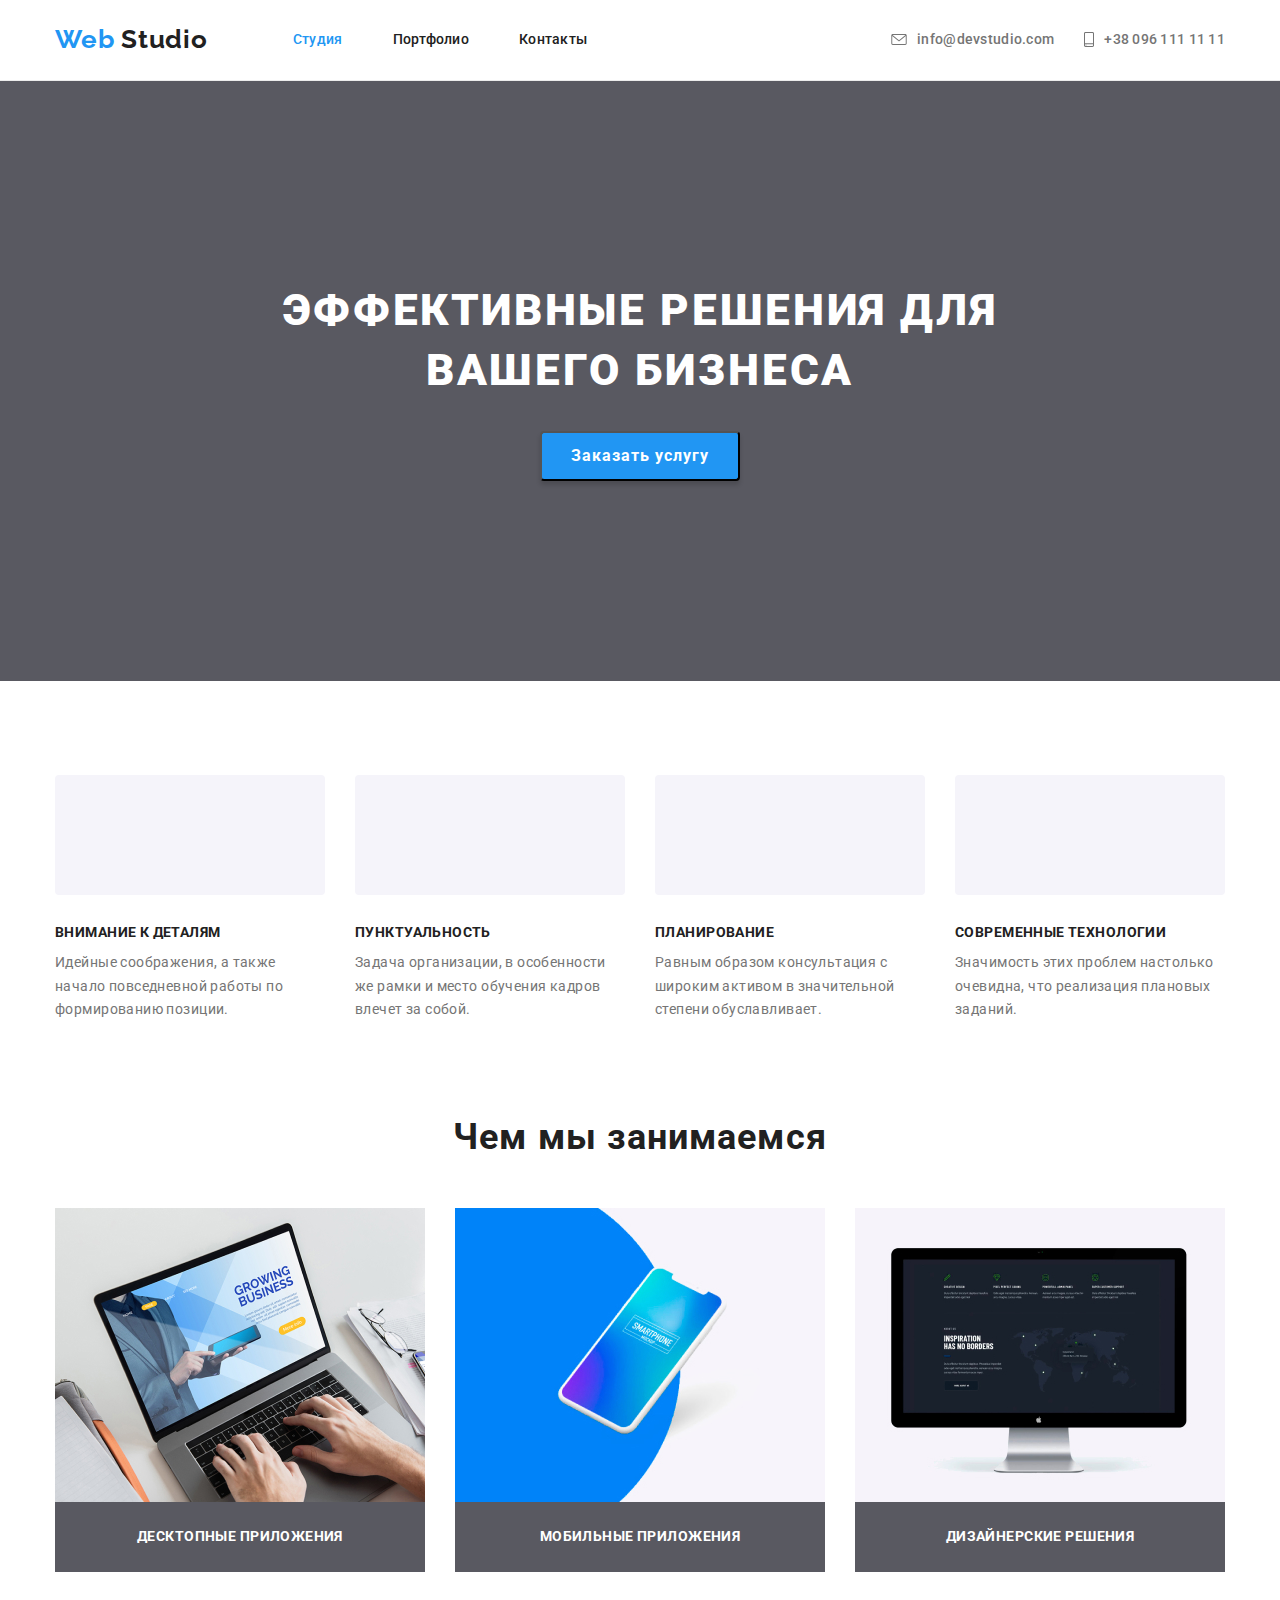
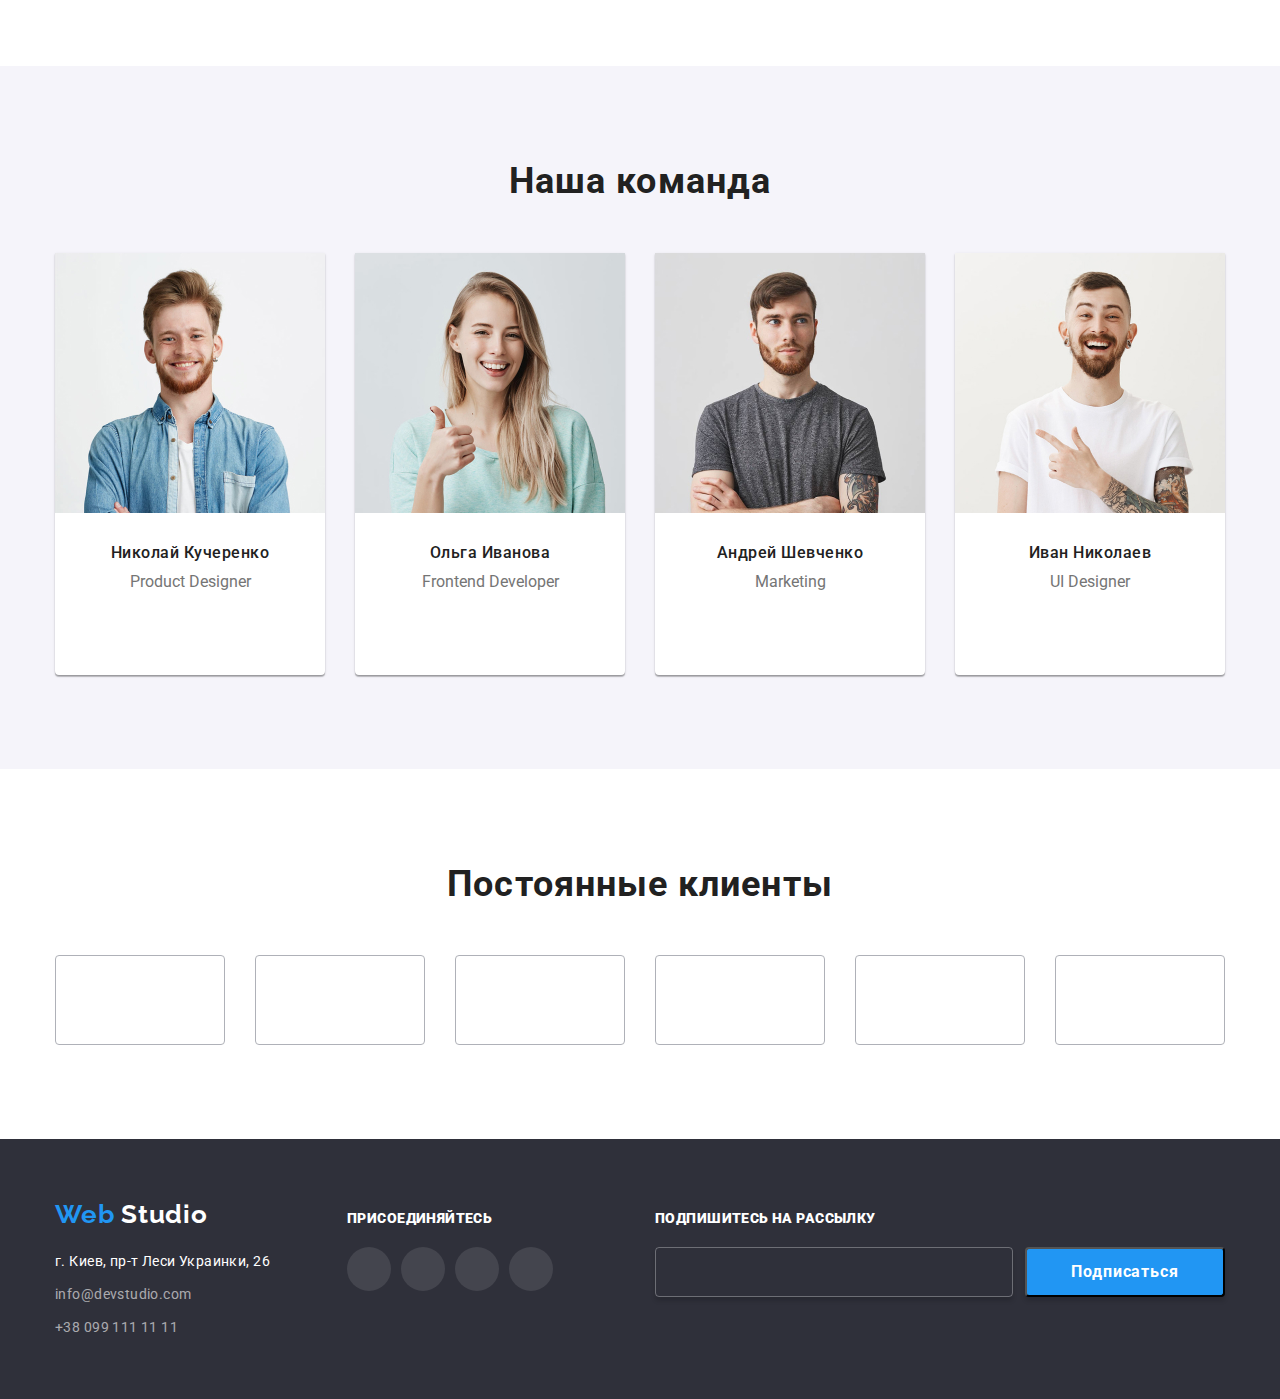
<file: index.html>
<!DOCTYPE html>
<html lang="ru">
  <head>
    <meta charset="UTF-8" />
    <meta name="viewport" content="width=device-width, initial-scale=1.0" />
    <title>Web Studio</title>
    <link
      href="https://fonts.googleapis.com/css2?family=Raleway:wght@700&family=Roboto:wght@400;500;700;900&display=swap"
      rel="stylesheet"
    />
    <link rel="stylesheet" href="./css/styles.css" />
    <link rel="stylesheet" href="./css/normalize.css" />
  </head>
  <body>
    <!--Шапка сайта-->
    <header class="header">
      <div class="container">
        <nav class="navigation">
          <a class="logo link" href="./index.html">
            <span lang="en"
              ><span class="logo-accent">Web</span> Studio</span
            ></a
          >
          <ul class="nav-list list">
            <li class="nav-list-item">
              <a class="nav-list-link link chosen" href="./index.html"
                >Студия</a
              >
            </li>
            <li class="nav-list-item">
              <a class="nav-list-link link" href="./portfolio.html"
                >Портфолио</a
              >
            </li>
            <li class="nav-list-item">
              <a class="nav-list-link link" href="./contacts.html">Контакты</a>
            </li>
          </ul>
        </nav>
        <address class="header-adress">
          <ul class="header-adress-list list">
            <li class="header-adress-list-item">
              <a
                class="header-adress-list-item-link link"
                href="mailto:info@devstudio.com"
              >
                <!--временно вставила иконку как img-->
                <img
                  class="header-adress-icon"
                  src="./images/header-icons/envelope.svg"
                  width="16"
                  height="11"
                  lang="en"
                  alt="иконка письма"
                />
                info@devstudio.com</a
              >
            </li>
            <li class="header-adress-list-item">
              <a
                class="header-adress-list-item-link link"
                href="tel:+380961111111"
              >
                <!--временно вставила иконку как img-->
                <img
                  class="header-adress-icon"
                  src="./images/header-icons/smartphone.svg"
                  width="10"
                  height="15"
                  alt="иконка телефона"
                />
                +38 096 111 11 11</a
              >
            </li>
          </ul>
        </address>
      </div>
    </header>

    <main>
      <!--HERO секция-->
      <section class="hero">
        <div class="container">
          <h1 class="hero-title">
            Эффективные решения для вашего бизнеса
          </h1>
          <button class="modal-btn" type="button">Заказать услугу</button>
        </div>
      </section>
      <!--Секция характерных черт-->
      <section class="features">
        <div class="container">
          <h2 class="title" hidden>Характерные черты</h2>
          <ul class="features-list list">
            <li class="features-list-item">
              <div class="pics"></div>
              <h3 class="subtitle">Внимание к деталям</h3>
              <p class="description">
                Идейные соображения, а также начало повседневной работы по
                формированию позиции.
              </p>
            </li>
            <li class="features-list-item">
              <div class="pics"></div>
              <h3 class="subtitle">Пунктуальность</h3>
              <p class="description">
                Задача организации, в особенности же рамки и место обучения
                кадров влечет за собой.
              </p>
            </li>
            <li class="features-list-item">
              <div class="pics"></div>
              <h3 class="subtitle">Планирование</h3>
              <p class="description">
                Равным образом консультация с широким активом в значительной
                степени обуславливает.
              </p>
            </li>
            <li class="features-list-item">
              <div class="pics"></div>
              <h3 class="subtitle">Современные технологии</h3>
              <p class="description">
                Значимость этих проблем настолько очевидна, что реализация
                плановых заданий.
              </p>
            </li>
          </ul>
        </div>
      </section>
      <!--Секция специализации-->
      <section class="specialization">
        <div class="container">
          <h2 class="title">Чем мы занимаемся</h2>
          <ul class="specialization-list list">
            <li class="specialization-list-item">
              <!--Переход на портфолио "Десктопные приложения"-->
              <a
                class="specialization-list-item-link link"
                href=""
                aria-label="ссылка на портфолио десктопных приложений"
              >
                <img
                  src="./images/specialization/desktop-applications.jpg"
                  alt=""
                  width="370"
                  height="294"
                />
                <p class="subtitle">Десктопные приложения</p>
              </a>
            </li>
            <li class="specialization-list-item">
              <!--Переход на портфолио "Мобильные приложения"-->
              <a
                class="specialization-list-item-link link"
                href=""
                aria-label="ссылка на портфолио мобильных приложений"
              >
                <img
                  src="./images/specialization/mobile-applications.jpg"
                  alt=""
                  width="370"
                  height="294"
                />
                <p class="subtitle">Мобильные приложения</p>
              </a>
            </li>
            <li class="specialization-list-item">
              <!--Переход на портфолио "Дизайн"-->
              <a
                class="specialization-list-item-link link"
                href=""
                aria-label="ссылка на портфолио дизайна"
              >
                <img
                  src="./images/specialization/design-solutions.jpg"
                  alt=""
                  width="370"
                  height="294"
                />
                <p class="subtitle">Дизайнерские решения</p>
              </a>
            </li>
          </ul>
        </div>
      </section>
      <!--Секция команды-->
      <section class="team">
        <div class="container">
          <h2 class="title">Наша команда</h2>
          <ul class="team-list list">
            <li class="team-list-item">
              <img
                class="team-list-item-photo"
                src="./images/team/product-designer.jpg"
                alt="фотография продакт дизайнера"
                width="270"
                height="260"
              />
              <h3 class="subtitle">Николай Кучеренко</h3>
              <p class="description" lang="en">Product Designer</p>
              <!--Блок социальных ссылок-->
              <ul class="team-list-item-social-list list">
                <li class="team-list-item-social-list-item">
                  <a
                    class="team-list-item-social-list-link link"
                    href=""
                    aria-label="ссылка на инстагам"
                    ><div class="social-list-link-block"></div>
                  </a>
                </li>
                <li class="team-list-item-social-list-item">
                  <a
                    class="team-list-item-social-list-link link"
                    href=""
                    aria-label="ссылка на твиттер"
                  >
                    <div class="social-list-link-block"></div
                  ></a>
                </li>
                <li class="team-list-item-social-list-item">
                  <a
                    class="team-list-item-social-list-link link"
                    href=""
                    aria-label="ссылка на фейсбук"
                    ><div class="social-list-link-block"></div
                  ></a>
                </li>
                <li class="team-list-item-social-list-item">
                  <a
                    class="team-list-item-social-list-link link"
                    href=""
                    aria-label="ссылка на линкт-ин"
                    ><div class="social-list-link-block"></div
                  ></a>
                </li>
              </ul>
            </li>
            <li class="team-list-item">
              <img
                class="team-list-item-photo"
                src="./images/team/frontend-developer.jpg"
                alt="фотография фронтэнд разработчика"
                width="270"
                height="260"
              />
              <h3 class="subtitle">Ольга Иванова</h3>
              <p class="description" lang="en">Frontend Developer</p>
              <!--Блок социальных ссылок-->
              <ul class="team-list-item-social-list list">
                <li class="team-list-item-social-list-item">
                  <a
                    class="team-list-item-social-list-link link"
                    href=""
                    aria-label="ссылка на инстагам"
                  >
                    <div class="social-list-link-block"></div>
                  </a>
                </li>
                <li class="team-list-item-social-list-item">
                  <a
                    class="team-list-item-social-list-link link"
                    href=""
                    aria-label="ссылка на твиттер"
                  >
                    <div class="social-list-link-block"></div>
                  </a>
                </li>
                <li class="team-list-item-social-list-item">
                  <a
                    class="team-list-item-social-list-link link"
                    href=""
                    aria-label="ссылка на фейсбук"
                  >
                    <div class="social-list-link-block"></div>
                  </a>
                </li>
                <li class="team-list-item-social-list-item">
                  <a
                    class="team-list-item-social-list-link link"
                    href=""
                    aria-label="ссылка на линкт-ин"
                  >
                    <div class="social-list-link-block"></div>
                  </a>
                </li>
              </ul>
            </li>
            <li class="team-list-item">
              <img
                class="team-list-item-photo"
                src="./images/team/marketing.jpg"
                alt="фотография маркетинг менеджера"
                width="270"
                height="260"
              />
              <h3 class="subtitle">Андрей Шевченко</h3>
              <p class="description" lang="en">Marketing</p>
              <!--Блок социальных ссылок-->
              <ul class="team-list-item-social-list list">
                <li class="team-list-item-social-list-item">
                  <a
                    class="team-list-item-social-list-link link"
                    href=""
                    aria-label="ссылка на инстагам"
                  >
                    <div class="social-list-link-block"></div>
                  </a>
                </li>
                <li class="team-list-item-social-list-item">
                  <a
                    class="team-list-item-social-list-link link"
                    href=""
                    aria-label="ссылка на твиттер"
                  >
                    <div class="social-list-link-block"></div>
                  </a>
                </li>
                <li class="team-list-item-social-list-item">
                  <a
                    class="team-list-item-social-list-link link"
                    href=""
                    aria-label="ссылка на фейсбук"
                  >
                    <div class="social-list-link-block"></div>
                  </a>
                </li>
                <li class="team-list-item-social-list-item">
                  <a
                    class="team-list-item-social-list-link link"
                    href=""
                    aria-label="ссылка на линкт-ин"
                  >
                    <div class="social-list-link-block"></div>
                  </a>
                </li>
              </ul>
            </li>
            <li class="team-list-item">
              <img
                class="team-list-item-photo"
                src="./images/team/UI-designer.jpg"
                alt="фотография ю-ай дизайнера"
                width="270"
                height="260"
              />
              <h3 class="subtitle">Иван Николаев</h3>
              <p class="description" lang="en">UI Designer</p>
              <!--Блок социальных ссылок-->
              <ul class="team-list-item-social-list list">
                <li class="team-list-item-social-list-item">
                  <a
                    class="team-list-item-social-list-link link"
                    href=""
                    aria-label="ссылка на инстагам"
                  >
                    <div class="social-list-link-block"></div>
                  </a>
                </li>
                <li class="team-list-item-social-list-item">
                  <a
                    class="team-list-item-social-list-link link"
                    href=""
                    aria-label="ссылка на твиттер"
                  >
                    <div class="social-list-link-block"></div>
                  </a>
                </li>
                <li class="team-list-item-social-list-item">
                  <a
                    class="team-list-item-social-list-link link"
                    href=""
                    aria-label="ссылка на фейсбук"
                  >
                    <div class="social-list-link-block"></div>
                  </a>
                </li>
                <li class="team-list-item-social-list-item">
                  <a
                    class="team-list-item-social-list-link link"
                    href=""
                    aria-label="ссылка на линкт-ин"
                  >
                    <div class="social-list-link-block"></div>
                  </a>
                </li>
              </ul>
            </li>
          </ul>
        </div>
      </section>
      <!--Секция постоянных клиентов-->
      <section class="customers">
        <div class="container">
          <h2 class="title">Постоянные клиенты</h2>
          <ul class="customers-list list">
            <!--лого вставляем же при помощи css?-->
            <li class="customers-list-item">
              <a
                class="customers-list-item-link link"
                href=""
                target="_blank"
                aria-label="переход на сайт компании я энд ко"
                ><div class="customers-list-item-link-block"></div>
              </a>
            </li>
            <li class="customers-list-item">
              <a
                class="customers-list-item-link link"
                href=""
                target="_blank"
                aria-label="переход на сайт тэглайн хиэ кампани"
                ><div class="customers-list-item-link-block"></div
              ></a>
            </li>
            <li class="customers-list-item">
              <a
                class="customers-list-item-link link"
                href=""
                target="_blank"
                aria-label="переход на сайт кампани"
                ><div class="customers-list-item-link-block"></div
              ></a>
            </li>
            <li class="customers-list-item">
              <a
                class="customers-list-item-link link"
                href=""
                target="_blank"
                aria-label="переход на сайт компании фостер питерс"
                ><div class="customers-list-item-link-block"></div
              ></a>
            </li>
            <li class="customers-list-item">
              <a
                class="customers-list-item-link link"
                href=""
                target="_blank"
                aria-label="переход на сайт компании брэнд"
                ><div class="customers-list-item-link-block"></div
              ></a>
            </li>
            <li class="customers-list-item">
              <a
                class="customers-list-item-link link"
                href=""
                target="_blank"
                aria-label="переход на сайт тэг лайн кампани"
                ><div class="customers-list-item-link-block"></div
              ></a>
            </li>
          </ul>
        </div>
      </section>
    </main>
    <!--Подвал сайта-->
    <footer class="footer">
      <div class="container">
        <div class="footer-contact">
          <p class="footer-contact-logo">
            <a class="logo link" href="./index.html">
              <span lang="en"
                ><span class="logo-accent"> Web </span> Studio</span
              ></a
            >
          </p>
          <address class="footer-contact-adress">
            <ul class="footer-contact-adress-list list">
              <li class="footer-contact-adress-list-item">
                <a
                  class="footer-contact-adress-list-item-link link map"
                  href="https://goo.gl/maps/14YRCTS7XbWE6uxf6"
                  target="_blank"
                  >г. Киев, пр-т Леси Украинки, 26</a
                >
              </li>
              <li class="footer-contact-adress-list-item">
                <a
                  class="footer-contact-adress-list-item-link link"
                  href="mailto:info@devstudio.com"
                  lang="en"
                >
                  info@devstudio.com</a
                >
              </li>
              <li class="footer-contact-adress-list-item">
                <a
                  class="footer-contact-adress-list-item-link link"
                  href="tel:+380961111111"
                >
                  +38 099 111 11 11</a
                >
              </li>
            </ul>
          </address>
        </div>
        <div class="footer-social">
          <p class="title"><b>присоединяйтесь</b></p>
          <!--Блок социальных ссылок-->
          <ul class="footer-social-list list">
            <li class="footer-social-list-item">
              <a
                class="footer-social-list-item-link link"
                href=""
                aria-label="ссылка на инстагам"
              >
                <div class="footer-social-list-item-link-block"></div>
              </a>
            </li>
            <li class="footer-social-list-item">
              <a
                class="footer-social-list-item-link link"
                href=""
                aria-label="ссылка на твиттер"
              >
                <div class="footer-social-list-item-link-block"></div>
              </a>
            </li>
            <li class="footer-social-list-item">
              <a
                class="footer-social-list-item-link link"
                href=""
                aria-label="ссылка на фейсбук"
              >
                <div class="footer-social-list-item-link-block"></div>
              </a>
            </li>
            <li class="footer-social-list-item">
              <a
                class="footer-social-list-item-link link"
                href=""
                aria-label="ссылка на линкт-ин"
              >
                <div class="footer-social-list-item-link-block"></div>
              </a>
            </li>
          </ul>
        </div>
        <div class="footer-sign">
          <p class="title"><b>Подпишитесь на рассылку</b></p>
          <!--Здесь будет форма подписки-->
          <div class="form">
            <div class="form-input"></div>
            <button class="modal-btn">Подписаться</button>
          </div>
        </div>
      </div>
    </footer>
  </body>
</html>
</file>
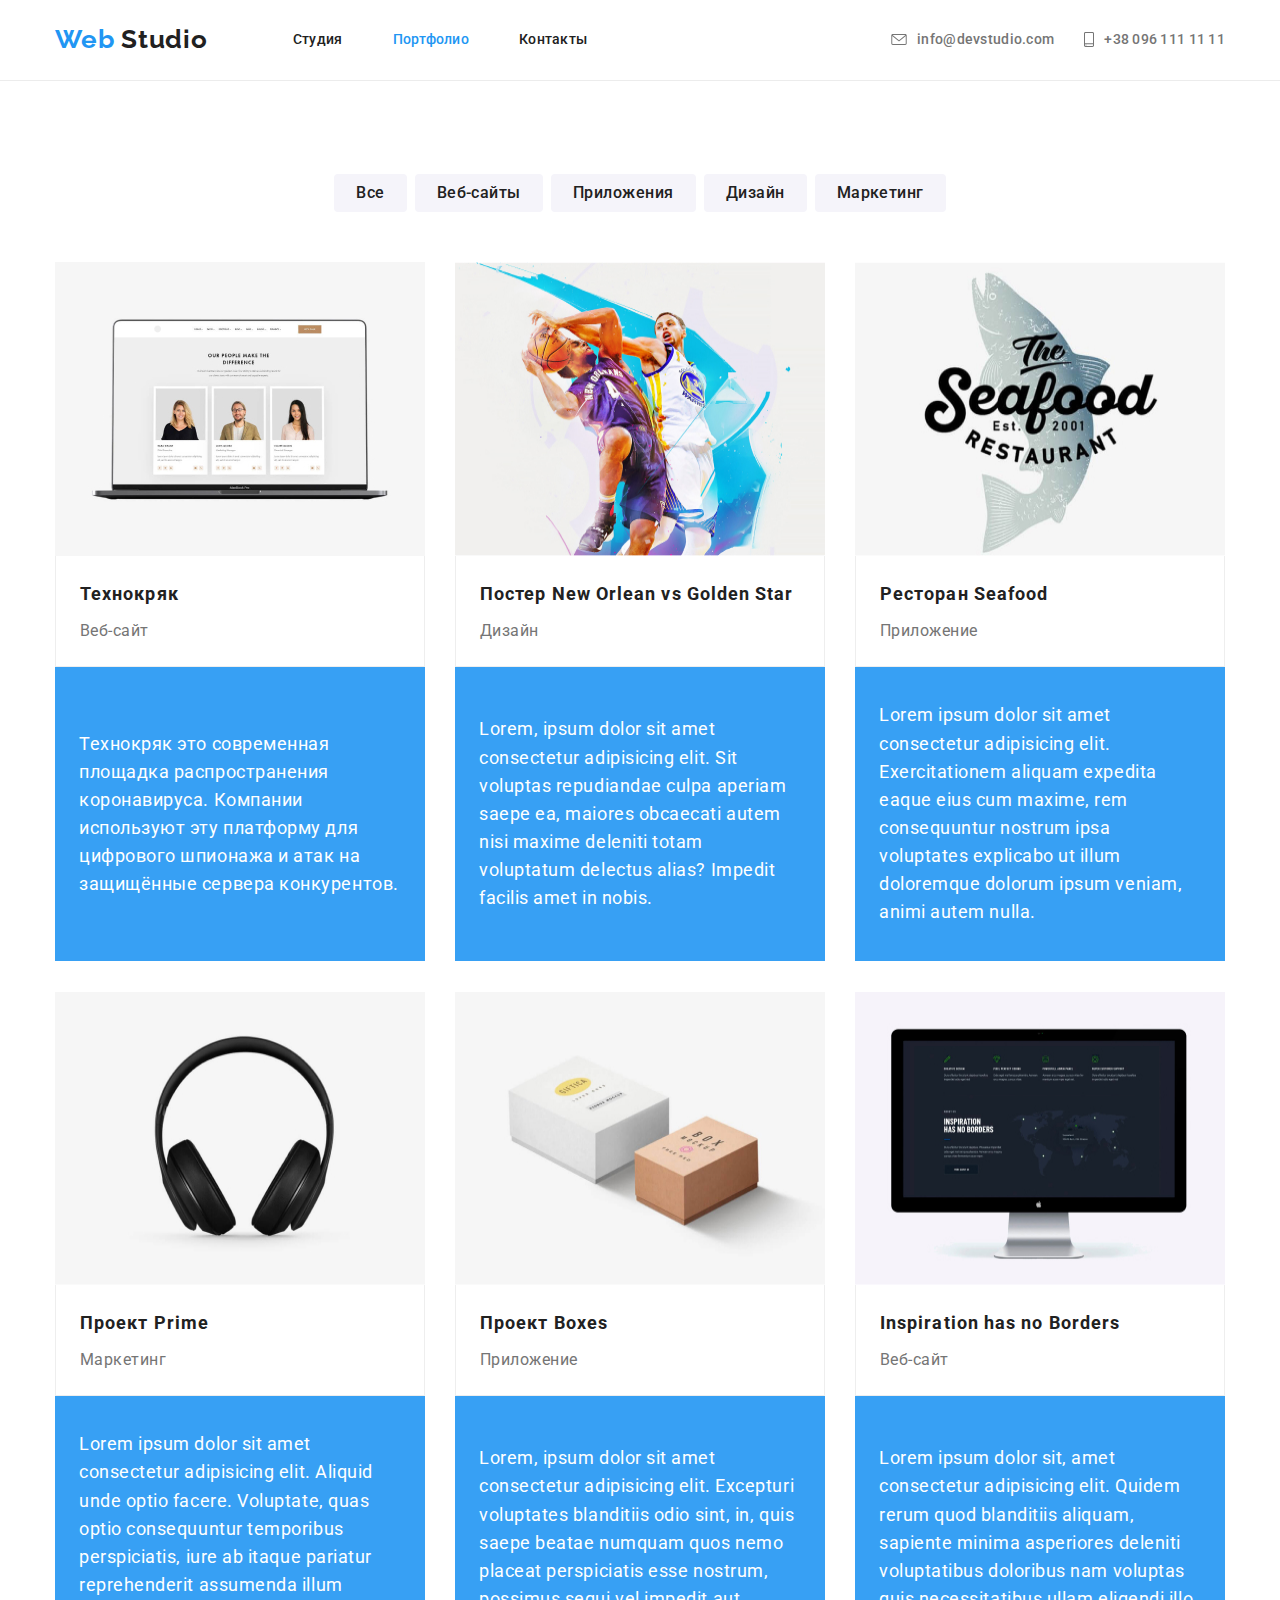
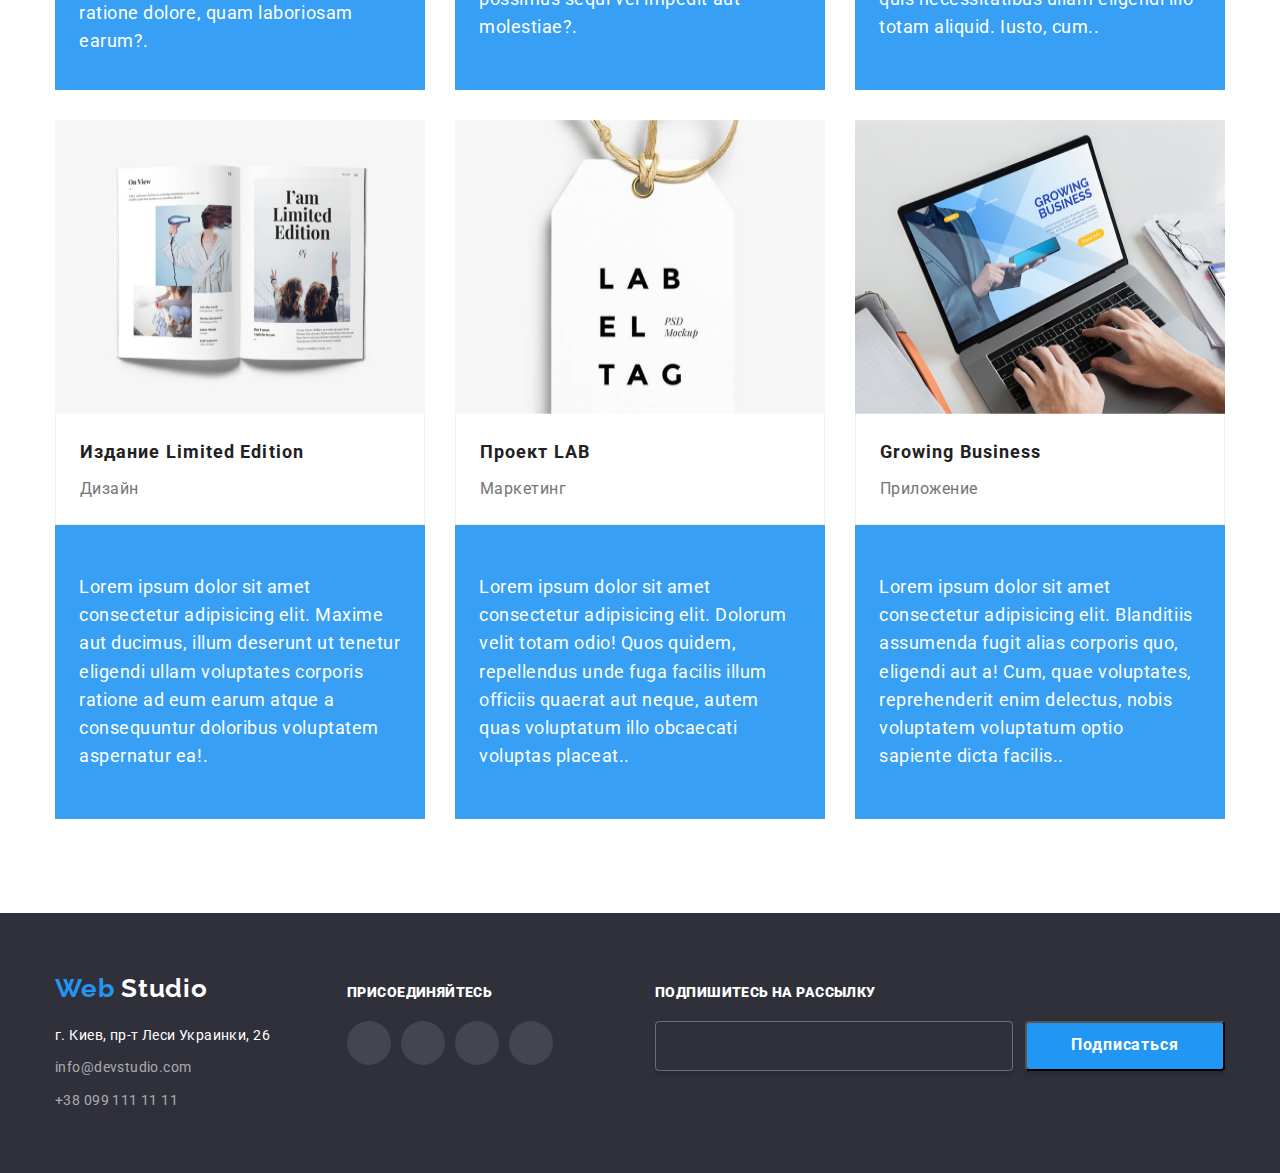
<file: portfolio.html>
<!DOCTYPE html>
<html lang="ru">
  <head>
    <meta charset="UTF-8" />
    <meta name="viewport" content="width=device-width, initial-scale=1.0" />
    <title>Web Studio Portfolio</title>
    <link
      href="https://fonts.googleapis.com/css2?family=Raleway:wght@700&family=Roboto:wght@400;500;700;900&display=swap"
      rel="stylesheet"
    />
    <link rel="stylesheet" href="./css/styles.css" />
    <link rel="stylesheet" href="./css/normalize.css" />
  </head>

  <body>
    <!--Шапка сайта-->
    <header class="header">
      <div class="container">
        <nav class="navigation">
          <a class="logo link" href="./index.html">
            <span lang="en"
              ><span class="logo-accent">Web</span> Studio</span
            ></a
          >
          <ul class="nav-list list">
            <li class="nav-list-item">
              <a class="nav-list-link link" href="./index.html">Студия</a>
            </li>
            <li class="nav-list-item">
              <a class="nav-list-link link chosen" href="./portfolio.html"
                >Портфолио</a
              >
            </li>
            <li class="nav-list-item">
              <a class="nav-list-link link" href="./contacts.html">Контакты</a>
            </li>
          </ul>
        </nav>
        <address class="header-adress">
          <ul class="header-adress-list list">
            <li class="header-adress-list-item">
              <a
                class="header-adress-list-item-link link"
                href="mailto:info@devstudio.com"
              >
                <!--временно вставила иконку как img-->
                <img
                  class="header-adress-icon"
                  src="./images/header-icons/envelope.svg"
                  width="16"
                  height="11"
                  lang="en"
                  alt="иконка письма"
                />
                info@devstudio.com</a
              >
            </li>
            <li class="header-adress-list-item">
              <a
                class="header-adress-list-item-link link"
                href="tel:+380961111111"
              >
                <!--временно вставила иконку как img-->
                <img
                  class="header-adress-icon"
                  src="./images/header-icons/smartphone.svg"
                  width="10"
                  height="15"
                  alt="иконка телефона"
                />
                +38 096 111 11 11</a
              >
            </li>
          </ul>
        </address>
      </div>
    </header>

    <main class="portfolio">
      <!--HERO секция-->
      <section class="hero-portfolio">
        <div class="container">
          <h1 class="hero-portfolio-title" hidden>
            Портфолио
          </h1>
        </div>
      </section>
      <!--Секция фильтров портфолио-->
      <section class="portfolio-filters">
        <div class="container">
          <h2 class="portfolio-filters-title" hidden>
            Фильтры портфолио
          </h2>
          <ul class="portfolio-filters-list list">
            <li class="portfolio-filters-list-item">
              <button class="portfolio-modal-btn" type="button">Все</button>
            </li>
            <li class="portfolio-filters-list-item">
              <button class="portfolio-modal-btn" type="button">
                Веб-сайты
              </button>
            </li>
            <li class="portfolio-filters-list-item">
              <button class="portfolio-modal-btn" type="button">
                Приложения
              </button>
            </li>
            <li class="portfolio-filters-list-item">
              <button class="portfolio-modal-btn" type="button">Дизайн</button>
            </li>
            <li class="portfolio-filters-list-item">
              <button class="portfolio-modal-btn" type="button">
                Маркетинг
              </button>
            </li>
          </ul>
        </div>
      </section>
      <!--Секция результатов фильтра портфолио-->
      <section class="portfolio-projects">
        <div class="container">
          <h2 class="portfolio-projects-title" hidden>
            Результат фильтра портфолио
          </h2>
          <ul class="portfolio-projects-list list">
            <li class="portfolio-projects-list-item">
              <a
                class="portfolio-projects-list-link link"
                href=""
                aria-label="Ссылка на проект Технокряк"
              >
                <img
                  class="portfolio-projects-list-link-item-img"
                  src="./images/portfolio/tehnokryak.jpg"
                  alt="главная страница сайта проекта технокряк"
                  width="370"
                  height="294"
                />
                <div class="portfolio-projects-list-link-item">
                  <h3 class="projects-name-subtitle">Технокряк</h3>

                  <p class="projects-name-class">
                    Веб-сайт
                  </p>
                </div>
                <p class="projects-name-description">
                  Технокряк это современная площадка распространения
                  коронавируса. Компании используют эту платформу для цифрового
                  шпионажа и атак на защищённые сервера конкурентов.
                </p>
              </a>
            </li>

            <li class="portfolio-projects-list-item">
              <a
                class="portfolio-projects-list-link link"
                href=""
                aria-label="Ссылка на постер нью орлеан против голден стар"
              >
                <img
                  class="portfolio-projects-list-link-item-img"
                  src="./images/portfolio/new-orlean.jpg"
                  alt=" борьба за мяч между двумя баскетболистами команд нью орлеан и голден стар"
                  width="370"
                  height="294"
                />
                <div class="portfolio-projects-list-link-item">
                  <h3 class="projects-name-subtitle">
                    Постер <span lang="en"> New Orlean vs Golden Star</span>
                  </h3>

                  <p class="projects-name-class">
                    Дизайн
                  </p>
                </div>
                <p class="projects-name-description">
                  Lorem, ipsum dolor sit amet consectetur adipisicing elit. Sit
                  voluptas repudiandae culpa aperiam saepe ea, maiores obcaecati
                  autem nisi maxime deleniti totam voluptatum delectus alias?
                  Impedit facilis amet in nobis.
                </p>
              </a>
            </li>

            <li class="portfolio-projects-list-item">
              <a
                class="portfolio-projects-list-link link"
                href=""
                aria-label="Ссылка на приложение ресторана сиифуд"
              >
                <img
                  class="portfolio-projects-list-link-item-img"
                  src="./images/portfolio/seafood.jpg"
                  alt="главная страница сайта проекта технокряк"
                  width="370"
                  height="294"
                />
                <div class="portfolio-projects-list-link-item">
                  <h3 class="projects-name-subtitle">
                    Ресторан <span lang="en">Seafood</span>
                  </h3>

                  <p class="projects-name-class">
                    Приложение
                  </p>
                </div>
                <p class="projects-name-description">
                  Lorem ipsum dolor sit amet consectetur adipisicing elit.
                  Exercitationem aliquam expedita eaque eius cum maxime, rem
                  consequuntur nostrum ipsa voluptates explicabo ut illum
                  doloremque dolorum ipsum veniam, animi autem nulla.
                </p>
              </a>
            </li>

            <li class="portfolio-projects-list-item">
              <a
                class="portfolio-projects-list-link link"
                href=""
                aria-label="Ссылка на проект прайм"
              >
                <img
                  class="portfolio-projects-list-link-item-img"
                  src="./images/portfolio/prime.jpg"
                  alt="беспроводные внешние наушники черного цвета"
                  width="370"
                  height="294"
                />
                <div class="portfolio-projects-list-link-item">
                  <h3 class="projects-name-subtitle">
                    Проект <span lang="en">Prime</span>
                  </h3>

                  <p class="projects-name-class">
                    Маркетинг
                  </p>
                </div>

                <p class="projects-name-description">
                  Lorem ipsum dolor sit amet consectetur adipisicing elit.
                  Aliquid unde optio facere. Voluptate, quas optio consequuntur
                  temporibus perspiciatis, iure ab itaque pariatur reprehenderit
                  assumenda illum ratione dolore, quam laboriosam earum?.
                </p>
              </a>
            </li>

            <li class="portfolio-projects-list-item">
              <a
                class="portfolio-projects-list-link link"
                href=""
                aria-label="Ссылка на проект боксиз"
              >
                <img
                  class="portfolio-projects-list-link-item-img"
                  src="./images/portfolio/boxes.jpg"
                  alt="две коробки: одна белая, другая коричневая"
                  width="370"
                  height="294"
                />
                <div class="portfolio-projects-list-link-item">
                  <h3 class="projects-name-subtitle">
                    Проект <span lang="en">Boxes</span>
                  </h3>

                  <p class="projects-name-class">
                    Приложение
                  </p>
                </div>
                <p class="projects-name-description">
                  Lorem, ipsum dolor sit amet consectetur adipisicing elit.
                  Excepturi voluptates blanditiis odio sint, in, quis saepe
                  beatae numquam quos nemo placeat perspiciatis esse nostrum,
                  possimus sequi vel impedit aut molestiae?.
                </p>
              </a>
            </li>

            <li class="portfolio-projects-list-item">
              <a
                class="portfolio-projects-list-link link"
                href=""
                aria-label="Ссылка на проект инспирэйшн хэз ноу бодерс"
              >
                <img
                  class="portfolio-projects-list-link-item-img"
                  src="./images/portfolio/ihnb.jpg"
                  alt="изображение главной страницы сайта инспирэйшн хэз ноу бодерс на мониторе"
                  width="370"
                  height="294"
                />
                <div class="portfolio-projects-list-link-item">
                  <h3 class="projects-name-subtitle">
                    <span lang="en">Inspiration has no Borders</span>
                  </h3>

                  <p class="projects-name-class">
                    Веб-сайт
                  </p>
                </div>
                <p class="projects-name-description">
                  Lorem ipsum dolor sit, amet consectetur adipisicing elit.
                  Quidem rerum quod blanditiis aliquam, sapiente minima
                  asperiores deleniti voluptatibus doloribus nam voluptas quis
                  necessitatibus ullam eligendi illo totam aliquid. Iusto, cum..
                </p>
              </a>
            </li>

            <li class="portfolio-projects-list-item">
              <a
                class="portfolio-projects-list-link link"
                href=""
                aria-label="Ссылка на проект издания лимитид эдишн"
              >
                <img
                  class="portfolio-projects-list-link-item-img"
                  src="./images/portfolio/limited-edition.jpg"
                  alt="фотография разворота журнала лимитид эдишн"
                  width="370"
                  height="294"
                />
                <div class="portfolio-projects-list-link-item">
                  <h3 class="projects-name-subtitle">
                    Издание <span lang="en">Limited Edition</span>
                  </h3>

                  <p class="projects-name-class">
                    Дизайн
                  </p>
                </div>
                <p class="projects-name-description">
                  Lorem ipsum dolor sit amet consectetur adipisicing elit.
                  Maxime aut ducimus, illum deserunt ut tenetur eligendi ullam
                  voluptates corporis ratione ad eum earum atque a consequuntur
                  doloribus voluptatem aspernatur ea!.
                </p>
              </a>
            </li>

            <li class="portfolio-projects-list-item">
              <a
                class="portfolio-projects-list-link link"
                href=""
                aria-label="Ссылка на проект эл-эй-би"
              >
                <img
                  class="portfolio-projects-list-link-item-img"
                  src="./images/portfolio/lab.jpg"
                  alt="логотип проекта эл-эй-би"
                  width="370"
                  height="294"
                />
                <div class="portfolio-projects-list-link-item">
                  <h3 class="projects-name-subtitle">
                    Проект <span lang="en">LAB</span>
                  </h3>

                  <p class="projects-name-class">
                    Маркетинг
                  </p>
                </div>
                <p class="projects-name-description">
                  Lorem ipsum dolor sit amet consectetur adipisicing elit.
                  Dolorum velit totam odio! Quos quidem, repellendus unde fuga
                  facilis illum officiis quaerat aut neque, autem quas
                  voluptatum illo obcaecati voluptas placeat..
                </p>
              </a>
            </li>

            <li class="portfolio-projects-list-item">
              <a
                class="portfolio-projects-list-link link"
                href=""
                aria-label="Ссылка на приложение гроуин бизнес"
              >
                <img
                  class="portfolio-projects-list-link-item-img"
                  src="./images/portfolio/growing-business.jpg"
                  alt="лэптоп с главной страницей приложения гроуин бизнес на экране"
                  width="370"
                  height="294"
                />
                <div class="portfolio-projects-list-link-item">
                  <h3 class="projects-name-subtitle">
                    <span lang="en">Growing Business</span>
                  </h3>

                  <p class="projects-name-class">
                    Приложение
                  </p>
                </div>
                <p class="projects-name-description">
                  Lorem ipsum dolor sit amet consectetur adipisicing elit.
                  Blanditiis assumenda fugit alias corporis quo, eligendi aut a!
                  Cum, quae voluptates, reprehenderit enim delectus, nobis
                  voluptatem voluptatum optio sapiente dicta facilis..
                </p>
              </a>
            </li>
          </ul>
        </div>
      </section>
    </main>
    <!--Подвал сайта-->
    <footer class="footer">
      <div class="container">
        <div class="footer-contact">
          <p class="footer-contact-logo">
            <a class="logo link" href="./index.html">
              <span lang="en"
                ><span class="logo-accent"> Web </span> Studio</span
              ></a
            >
          </p>
          <address class="footer-contact-adress">
            <ul class="footer-contact-adress-list list">
              <li class="footer-contact-adress-list-item">
                <a
                  class="footer-contact-adress-list-item-link link map"
                  href="https://goo.gl/maps/14YRCTS7XbWE6uxf6"
                  target="_blank"
                  >г. Киев, пр-т Леси Украинки, 26</a
                >
              </li>
              <li class="footer-contact-adress-list-item">
                <a
                  class="footer-contact-adress-list-item-link link"
                  href="mailto:info@devstudio.com"
                  lang="en"
                >
                  info@devstudio.com</a
                >
              </li>
              <li class="footer-contact-adress-list-item">
                <a
                  class="footer-contact-adress-list-item-link link"
                  href="tel:+380961111111"
                >
                  +38 099 111 11 11</a
                >
              </li>
            </ul>
          </address>
        </div>
        <div class="footer-social">
          <p class="title"><b>присоединяйтесь</b></p>
          <!--Блок социальных ссылок-->
          <ul class="footer-social-list list">
            <li class="footer-social-list-item">
              <a
                class="footer-social-list-item-link link"
                href=""
                aria-label="ссылка на инстагам"
              >
                <div class="footer-social-list-item-link-block"></div>
              </a>
            </li>
            <li class="footer-social-list-item">
              <a
                class="footer-social-list-item-link link"
                href=""
                aria-label="ссылка на твиттер"
              >
                <div class="footer-social-list-item-link-block"></div>
              </a>
            </li>
            <li class="footer-social-list-item">
              <a
                class="footer-social-list-item-link link"
                href=""
                aria-label="ссылка на фейсбук"
              >
                <div class="footer-social-list-item-link-block"></div>
              </a>
            </li>
            <li class="footer-social-list-item">
              <a
                class="footer-social-list-item-link link"
                href=""
                aria-label="ссылка на линкт-ин"
              >
                <div class="footer-social-list-item-link-block"></div>
              </a>
            </li>
          </ul>
        </div>
        <div class="footer-sign">
          <p class="title"><b>Подпишитесь на рассылку</b></p>
          <!--Здесь будет форма подписки-->
          <div class="form">
            <div class="form-input"></div>
            <button class="modal-btn">Подписаться</button>
          </div>
        </div>
      </div>
    </footer>
  </body>
</html>
</file>
<file: css/styles.css>
html {
  box-sizing: border-box;
}

*,
*::before,
*::after {
  box-sizing: inherit;
}

:root {
  --main-font: "Roboto", sans-serif;
  --secondary-font: "Raleway", sans-serif;
  --title-light-theme-color: #212121;
  --title-dark-theme-color: #ffffff;
  --text-light-theme-color: #757575;
  --text-dark-theme-color: rgba(255, 255, 255, 0.6);
  --accent-color: #2196f3;
  --background-dark-theme-color: rgba(47, 48, 58, 0.8);
  --rectangle-background-color: #f5f4fa;
  --svg-color: #afb1b8;
  --svg-color-accent: #2196f3;
}
body {
  background-color: var(--title-dark-theme-color);
  font-family: var(--main-font);
  font-size: 14px;
  color: var(--text-light-theme-color);
}
img {
  display: block;
}
.link {
  display: block;
  font-style: normal;
  text-decoration: none;
}
.list {
  list-style: none;
  padding-left: 0px;
  margin-top: 0;
  margin-bottom: 0;
}
.container {
  width: 1200px;
  padding-left: 15px;
  padding-right: 15px;
  margin-left: auto;
  margin-right: auto;
}
.title {
  margin-top: 0px;
  margin-bottom: 50px;
  font-weight: 700;
  font-size: 36px;
  line-height: 1.17;
  text-align: center;
  letter-spacing: 0.03em;
  color: var(--title-light-theme-color);
}
/*HEADER*/
.logo {
  font-family: Raleway;
  font-weight: 700;
  font-size: 26px;
  line-height: 1.19;
  letter-spacing: 0.03em;
  color: var(--title-light-theme-color);
}
.logo-accent {
  color: var(--accent-color);
}
.header .container {
  display: flex;
  align-items: center;
  justify-content: space-between;
  padding-top: 24px;
  padding-bottom: 25px;
}
.header .navigation {
  display: flex;
  align-items: center;
}
.header .nav-list {
  display: flex;
  align-items: center;
}
.header .nav-list-item:not(:last-child) {
  margin-right: 50px;
}
.header .logo {
  margin-right: 85px;
}

.nav-list-link {
  padding-top: 8px;
  padding-bottom: 7px;
  font-weight: 500;
  font-size: 14px;
  line-height: 1.14;
  letter-spacing: 0.02em;
  color: var(--title-light-theme-color);
}
.nav-list-link:hover,
.nav-list-link:focus,
.chosen {
  color: var(--accent-color);
}
.header-adress-list {
  display: flex;
  align-items: center;
}
.header-adress-list-item:not(:last-child) {
  margin-right: 30px;
}
.header-adress-list-item-link {
  display: flex;
  align-items: center;
  padding-top: 8px;
  padding-bottom: 7px;
  font-weight: 500;
  font-size: 14px;
  line-height: 1.14;
  letter-spacing: 0.02em;
  color: var(--text-light-theme-color);
}
.header-adress-list-item-link:hover,
.header-adress-list-item-link:focus {
  color: var(--accent-color);
}
.header-adress-icon {
  margin-right: 10px;
}
/*HERO SECTION*/
.hero {
  background-color: var(--background-dark-theme-color);
  text-align: center;
}
.hero .container {
  /* box-sizing: border-box;*/
  padding-top: 200px;
  padding-bottom: 200px;
  padding-left: 237px;
  padding-right: 237px;
  text-align: center;
}

.hero-title {
  margin-top: 0px;
  margin-bottom: 30px;
  font-weight: 900;
  font-size: 44px;
  line-height: 1.36;
  text-align: center;
  letter-spacing: 0.06em;
  text-transform: uppercase;
  color: var(--title-dark-theme-color);
}
.modal-btn {
  height: 50px;
  width: 200px;
  border-radius: 4px;
  box-shadow: 0px 4px 4px rgba(0, 0, 0, 0.15);
  font-weight: 700;
  font-size: 16px;
  line-height: 1.88;
  text-align: center;
  letter-spacing: 0.06em;
  color: var(--title-dark-theme-color);
  background-color: var(--accent-color);
}
/*FEATURES SECTION*/
.features .subtitle {
  font-weight: 700;
  font-size: 14px;
  line-height: 1.14;
  letter-spacing: 0.03em;
  text-transform: uppercase;
  margin-bottom: 10px;
  margin-top: 0px;
  color: var(--title-light-theme-color);
}
.features .container {
  padding-top: 94px;
  padding-bottom: 47px;
}
.features-list {
  display: flex;
  align-items: center;
  justify-content: space-between;
}

.features .pics {
  box-sizing: border-box;
  width: 270px;
  height: 120px;
  border-radius: 4px;
  background-color: var(--rectangle-background-color);
  margin-bottom: 30px;
}
.features-list-item:not(:last-child) {
  margin-right: 30px;
}

.features .description {
  line-height: 1.71;
  letter-spacing: 0.03em;
  margin-top: 0px;
  margin-bottom: 0px;
}
/*SPECIALIZATION SECTION*/
.specialization .container {
  padding-top: 47px;
  padding-bottom: 94px;
}
.specialization .title {
  margin-top: 0px;
  margin-bottom: 50px;
  font-weight: 700;
  font-size: 36px;
  line-height: 1.17;
  text-align: center;
  letter-spacing: 0.03em;
  color: var(--title-light-theme-color);
}
.specialization .subtitle {
  padding-top: 27px;
  padding-bottom: 27px;
  font-weight: 700;
  font-size: 14px;
  line-height: 1.14;
  letter-spacing: 0.03em;
  text-transform: uppercase;
  text-align: center;
  margin-bottom: 0px;
  margin-top: 0px;
  color: var(--title-dark-theme-color);
  background-color: var(--background-dark-theme-color);
}
.specialization .subtitle:hover,
.specialization .subtitle:focus {
  background-color: rgba(33, 150, 243, 0.9);
}
.specialization-list {
  display: flex;
  align-items: center;
  justify-content: space-between;
}
.specialization-list-item:not(:last-child) {
  margin-right: 30px;
}
/*TEAM SECTION*/
.team {
  background-color: var(--rectangle-background-color);
}

.team .container {
  padding-top: 94px;
  padding-bottom: 94px;
}
.team .subtitle {
  font-weight: 500;
  font-size: 16px;
  line-height: 1.19;
  text-align: center;
  letter-spacing: 0.03em;
  color: var(--title-light-theme-color);
}
.team-list {
  display: flex;
  align-items: center;
  justify-content: space-between;
}
.team-list-item:not(:last-child) {
  margin-right: 30px;
}
.team-list-item {
  background-color: var(--title-dark-theme-color);
  box-shadow: 0px 2px 1px rgba(0, 0, 0, 0.2), 0px 1px 1px rgba(0, 0, 0, 0.14),
    0px 1px 3px rgba(0, 0, 0, 0.12);
  border-radius: 0px 0px 4px 4px;
}
.team-list-item-photo {
  margin-bottom: 30px;
}
.team .subtitle {
  margin-top: 0px;
  margin-bottom: 10px;
}
.team .description {
  margin-top: 0px;
  margin-bottom: 16px;
  font-size: 16px;
  line-height: 1.19;
  text-align: center;
}
.team-list-item-social-list {
  display: flex;
  justify-content: center;
  align-items: center;
  margin-bottom: 24px;
}
.team-list-item-social-list-item:not(:last-child) {
  margin-right: 10px;
}
.social-list-link-block {
  display: block;
  height: 44px;
  width: 44px;
  border-radius: 50%;
  background-color: none;
}
.social-list-link-block:hover,
.social-list-link-block:focus {
  background-color: var(--svg-color-accent);
}

/*CUSTOMERS SECTION*/
.customers .container {
  padding-top: 94px;
  padding-bottom: 94px;
}
.customers-list {
  display: flex;
  justify-content: space-between;
  align-items: center;
}
.customers-list-item:not(:last-child) {
  margin-right: 30px;
}
.customers-list-item-link-block {
  display: flex;
  justify-content: center;
  align-content: center;
  width: 170px;
  height: 90px;
  border: 1px solid var(--svg-color);
  border-radius: 4px;
}

.customers-list-item-link-block:hover,
.customers-list-item-link-block:focus {
  border: 1px solid var(--svg-color-accent);
}

/*FOOTER*/
.footer {
  background-color: #2f303a;
}
.footer .container {
  padding-top: 60px;
  padding-bottom: 60px;
  display: flex;
  justify-content: space-between;
  align-content: center;
}
.footer .title {
  margin-top: 12px;
  margin-bottom: 20px;
  text-align: left;
  font-weight: 700;
  font-size: 14px;
  line-height: 1.14;
  letter-spacing: 0.03em;
  text-transform: uppercase;
  color: var(--title-dark-theme-color);
}
.footer .logo {
  color: var(--title-dark-theme-color);
}
.footer-contact {
  margin-right: 69px;
}
.footer-contact-logo {
  margin-top: 0px;
  margin-bottom: 20px;
}
.footer-contact-adress-list-item:not(:last-child) {
  margin-bottom: 9px;
}
.footer-social {
  margin-right: 94px;
}
.footer-contact-adress-list-item-link {
  line-height: 1.71;
  letter-spacing: 0.03em;
  color: var(--text-dark-theme-color);
}
.footer .footer-contact-adress-list-item-link.map {
  color: var(--title-dark-theme-color);
}
.footer-social-list {
  display: flex;
  justify-content: center;
  align-content: center;
}
.footer-social-list-item:not(:last-child) {
  margin-right: 10px;
}
.footer-social-list-item-link-block {
  display: block;
  height: 44px;
  width: 44px;
  border-radius: 50%;
  background-color: rgba(255, 255, 255, 0.1);
}
.footer-social-list-item-link-block:hover,
.footer-social-list-item-link-block:focus {
  background-color: var(--svg-color-accent);
}

.footer-contact-adress-list-item-link:hover,
.footer .footer-contact-adress-list-item-link.map:hover,
.footer-contact-adress-list-item-link:focus,
.footer .footer-contact-adress-list-item-link.map:focus {
  color: var(--accent-color);
}

.footer .form {
  display: flex;
}
.footer .form-input {
  margin-right: 12px;
  width: 358px;
  height: 50px;
  border: 1px solid rgba(255, 255, 255, 0.3);
  box-sizing: border-box;
  box-shadow: 0px 4px 4px rgba(0, 0, 0, 0.15);
  border-radius: 4px;
}
/*PORTFOLIO*/
.header {
  border-bottom: 1px solid #ececec;
}
.portfolio h2 {
  margin-top: 0px;
  margin-bottom: 0px;
}
.portfolio-filters .container {
  padding-top: 93px;
  padding-bottom: 25px;
}

.portfolio-filters-list {
  display: flex;
  justify-content: center;
  align-items: center;
}
.portfolio-filters-list-item:not(:last-child) {
  margin-right: 8px;
}
.portfolio-modal-btn {
  padding-top: 6px;
  padding-right: 22px;
  padding-bottom: 6px;
  padding-left: 22px;
  border-radius: 4px;
  border: none;
  font-weight: 500;
  font-size: 16px;
  line-height: 1.62;
  text-align: center;
  letter-spacing: 0.03em;
  color: var(--title-light-theme-color);
  background-color: var(--rectangle-background-color);
}
.portfolio-modal-btn:hover,
.portfolio-modal-btn:focus {
  background-color: var(--svg-color-accent);
  box-shadow: 0px 2px 2px rgba(0, 0, 0, 0.12), 0px 1px 2px rgba(0, 0, 0, 0.08),
    0px 3px 1px rgba(0, 0, 0, 0.1);
  color: var(--title-dark-theme-color);
}
.portfolio-projects .container {
  padding-top: 25px;
  padding-bottom: 94px;
}
.portfolio-projects-list {
  display: flex;
  justify-content: space-between;
  flex-wrap: wrap;
}
.portfolio-projects-list-link {
  box-sizing: border-box;
  background: var(--title-dark-theme-color);
}
.portfolio-projects-list-link:hover,
.portfolio-projects-list-link:focus {
  box-shadow: 1px 4px 6px rgba(0, 0, 0, 0.16), 0px 4px 4px rgba(0, 0, 0, 0.06),
    0px 1px 1px rgba(0, 0, 0, 0.12);
}

.portfolio-projects-list-item:not(:nth-last-child(-n + 3)) {
  margin-bottom: 30px;
}

.portfolio-projects-list-link-item {
  border-right: 1px solid #eeeeee;
  border-bottom: 1px solid #eeeeee;
  border-left: 1px solid #eeeeee;
  /*задала рамку только текстовому блоку карточки, т.к. если задать всей карточке, то картинка не перекрывает рамку, а в макете у картинки нет рамки*/
}
.projects-name-subtitle {
  margin-top: 0px;
  margin-bottom: 4px;
  margin-left: 24px;
  padding-top: 20px;
  font-weight: 700;
  font-size: 18px;
  line-height: 2;
  letter-spacing: 0.06em;
  color: var(--title-light-theme-color);
}
.projects-name-class {
  margin-top: 0px;
  margin-bottom: 20px;
  margin-left: 24px;
  font-size: 16px;
  line-height: 1.87;
  letter-spacing: 0.03em;
  color: var(--text-light-theme-color);
}

.projects-name-description {
  display: flex;
  margin-top: 0px;
  margin-bottom: 0px;
  padding-right: 24px;
  padding-left: 24px;
  align-items: center;
  width: 370px;
  height: 294px;
  font-size: 18px;
  line-height: 1.56;
  letter-spacing: 0.03em;
  color: var(--title-dark-theme-color);
  background-color: rgba(33, 150, 243, 0.9);
}
</file>
